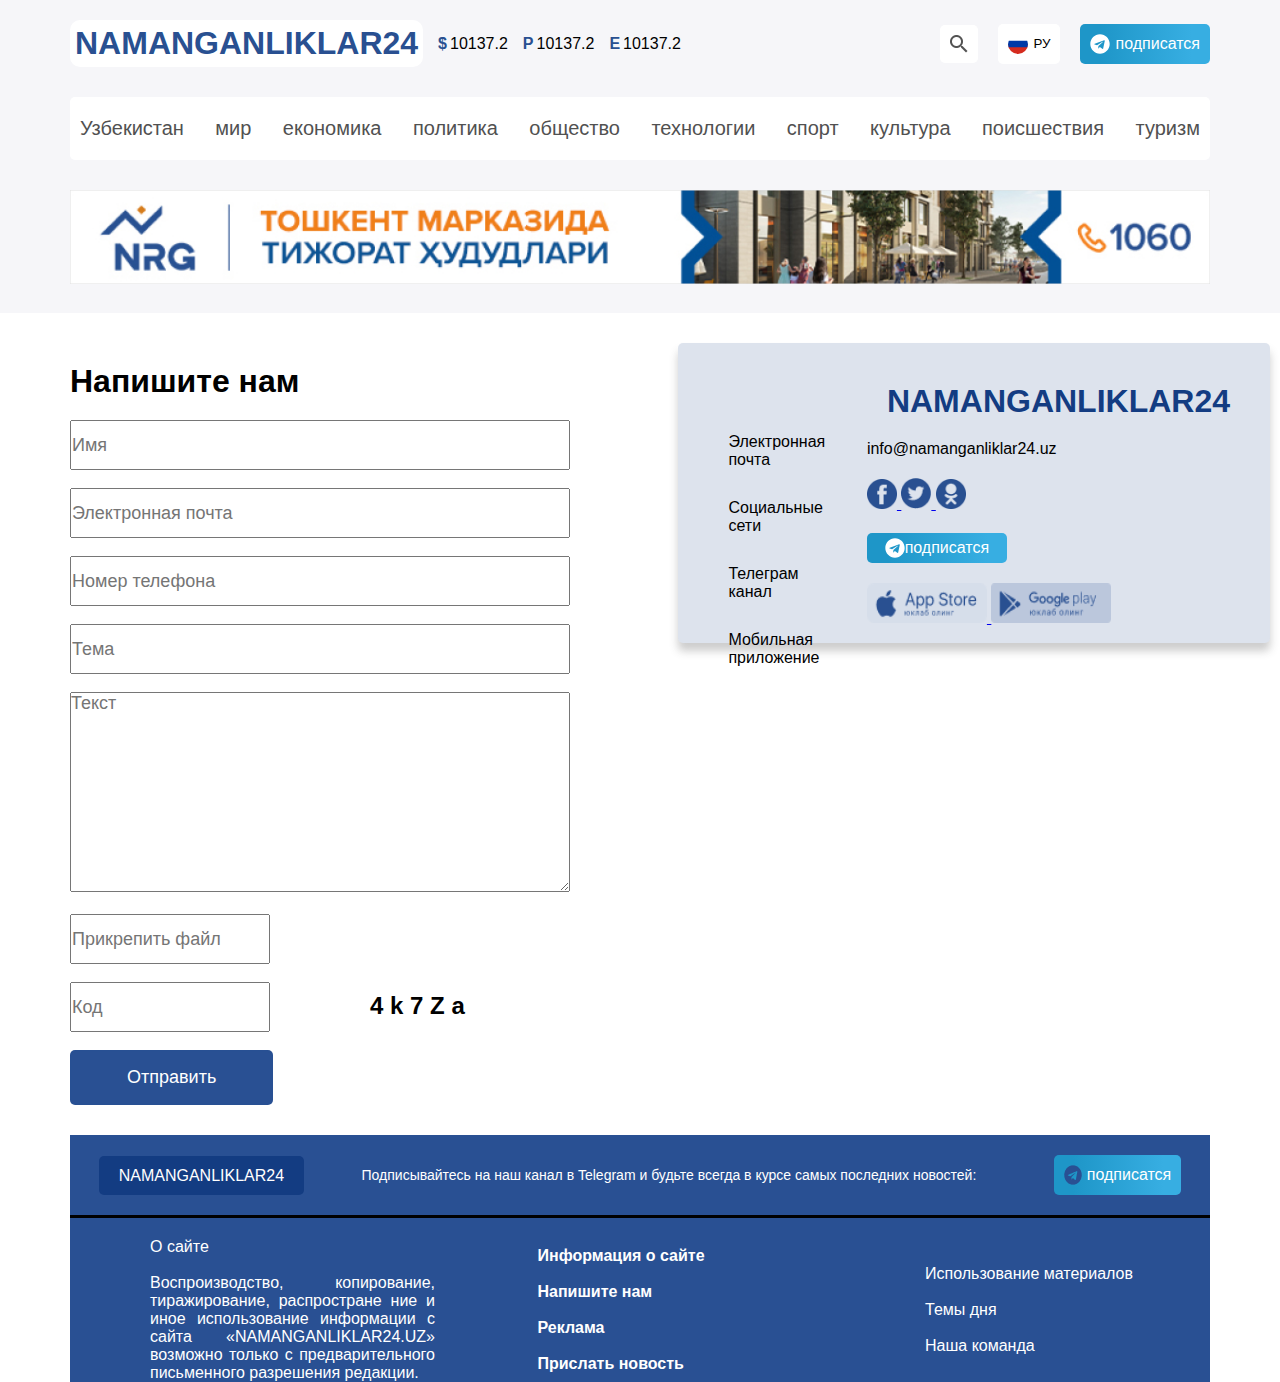
<file: index.html>
<!DOCTYPE html>
<html lang="en">

<head>
    <meta charset="UTF-8">
    <meta http-equiv="X-UA-Compatible" content="IE=edge">
    <meta name="viewport" content="width=device-width, initial-scale=1.0">
    <title>namanganliklar24</title>
    <link rel="stylesheet" href="./style.css">
</head>

<body>
    <header class="header">
        <div class="container">
            <a href="#" class="header-brand">
                <h1 class="header-title">
                    namanganliklar24
                </h1>
            </a>
            <ul class="currency-list">
                <li class="currency-item">
                    <strong class="currency-symbol">
                        $
                    </strong>
                    <p class="currency-value">
                        10137.2
                    </p>
                </li>
                <li class="currency-item">
                    <strong class="currency-symbol">
                        P
                    </strong>
                    <p class="currency-value">
                        10137.2
                    </p>
                </li>
                <li class="currency-item">
                    <strong class="currency-symbol">
                        E
                    </strong>
                    <p class="currency-value">
                        10137.2
                    </p>
                </li>
            </ul>
            <button class="header-search">
                <img src="./img/magnifier.png" alt="search">
            </button>
            <button class="header-language">
                <img src="./img/Group (1).svg" alt="flag" class="header-language-flag">
                <p>РУ</p>
            </button>
            <a href="https://t.me/AZER1001AZER" class="header-social-link">
                <img src="./img/telegram-icon.svg" alt="telegram" class="header-social-icon">
                <p class="header-social-text">
                    подписатся
                </p>
            </a>
        </div>

        <div class="navbar">
            <div class="container">
                <ul class="nav-list">
                    <li class="nav-item">
                        <a class="nav-link" href="#">Узбекистан</a>
                    </li>
                    <li class="nav-item">
                        <a class="nav-link" href="#">мир</a>
                    </li>
                    <li class="nav-item">
                        <a class="nav-link" href="#">економика</a>
                    </li>
                    <li class="nav-item">
                        <a class="nav-link" href="#">политика</a>
                    </li>
                    <li class="nav-item">
                        <a class="nav-link" href="#">общество</a>
                    </li>
                    <li class="nav-item">
                        <a class="nav-link" href="#">технологии</a>
                    </li>
                    <li class="nav-item">
                        <a class="nav-link" href="#">спорт</a>
                    </li>
                    <li class="nav-item">
                        <a class="nav-link" href="#">культура</a>
                    </li>
                    <li class="nav-item">
                        <a class="nav-link" href="#">поисшествия</a>
                    </li>
                    <li class="nav-item">
                        <a class="nav-link" href="#">туризм</a>
                    </li>
                </ul>
            </div>
        </div>

        <div class="imge-list">
            <div class="container">
                <a href="#">
                    <img class="image" src="./img/ads.jpg" alt="ads">
                </a>
            </div>
        </div>

        <section>
            <div class="container">
                <div class="Sign-up ">
                    <div class="form">
                        <h1 class="sign-up-titel">Напишите нам</h1>
                        <form action="/action_page.php">
                            <input class="form-action" type="text" id="fname" name="fname" placeholder="Имя">
                            <br>
                            <br>
                            <input class="form-action" type="email" id="lname" name="lname"
                                placeholder="Электронная почта">
                            <br>
                            <br>
                            <input class="form-action" type="number" id="lname" name="lname"
                                placeholder="Номер телефона">
                            <br>
                            <br>
                            <input class="form-action" type="text" id="lname" name="lname" placeholder="Тема">
                            <br>
                            <br>
                            <textarea class="form-action-textare" name="message" placeholder="Текст"
                                style="width:500px; height:200px;"></textarea>
                            <br>
                            <br>
                            <input class="form-action-send" type="text" id="lname" name="lname"
                                placeholder="Прикрепить файл">
                            <br>
                            <br>
                            <input class="form-action-send" type="text" id="lname" name="lname" placeholder="Код">
                            <h2 class="action-send-cod">4 k 7 Z a</h2>
                            <input class="form-submit" type="button" value="Отправить">
                        </form>
                    </div>
                    <div class="aaa">
                        <div class="subscribe">
                            <div class="subscribe-left">
                                <p class="subscribe-titel">Электронная почта</p>
                                <p class="subscribe-titel">Социальные сети</p>
                                <p class="subscribe-titel">Телеграм канал</p>
                                <p class="subscribe-titel">Мобильная приложение</p>
                            </div>
                            <div class="subscribe-right">
                                <h1 class="we">NAMANGANLIKLAR24</h1>
                                <p>info@namanganliklar24.uz</p>
                                <div class="subscribe-link-icon">
                                    <a class="subscribe-link" href="#">
                                        <img class="subscribe-icon" src="./img/Vector (3).png" alt="telegram">
                                    </a>
                                    <a class="subscribe-link" href="#">
                                        <img class="subscribe-icon" src="./img/Vector (4).png" alt="facebook">
                                    </a>
                                    <a class="subscribe-link" href="#">
                                        <img class="subscribe-icon" src="./img/Vector (5).png" alt="twitter">
                                    </a><br>
                                </div>
                                <a href="#" class="social-link">
                                    <img src="./img/telegram-icon.svg" alt="telegram" class="social-icon">
                                    <p class="social-text">
                                        подписатся
                                    </p>
                                </a>
                                <div class="applications-icon">
                                    <a class="applications-link" href="#">
                                        <img class="applications-img" src="./img/appleStore-w 1.png" alt="appleStore-w">
                                    </a>
                                    <a class="applications-link" href="#">
                                        <img class="applications-img" src="./img/googlePlay-w 1.png" alt="googlePlay-w">
                                    </a>
                                </div>
                            </div>
                        </div>
                    </div>
                </div>
            </div>
        </section>
        <div class="container">
            <div class="footer">
                <div class="footer-footer">
                    <a class="footer-link" href="#">NAMANGANLIKLAR24</a>
                    <p class="footer-link2">Подписывайтесь на наш канал в Telegram и будьте всегда в курсе самых
                        последних новостей:</p>
                    <a href="https://t.me/AZER1001AZER" class="header-social-link">
                        <img src="./img/Vector (2).png" alt="telegram" class="header-social-icon">
                        <p class="header-social-text">
                            подписатся
                        </p>
                    </a>
                </div>
                <div class="footer-main">
                    <ul class="footer-main-list">
                        <li class="footer-main-item">
                            <a class="footer-main-link" href="#">
                                О сайте <br> <br> Воспроизводство, копирование, тиражирование, распростране ние и иное
                                использование информации с сайта «NAMANGANLIKLAR24.UZ» возможно только с
                                предварительного письменного разрешения редакции.
                            </a>
                        </li>
                        <li class="footer-main-item , menu-we">
                            <a class="footer-main-link" href="../seaction2/index.html">
                                <h4>Информация о сайте</h4> 
                            </a>
                            <a class="footer-main-link" href="../seaction4/index.html">
                                <h4>Напишите нам</h4> 
                            </a>
                            <a class="footer-main-link" href="../seaction1/index.html">
                                <h4>Реклама</h4>
                            </a>
                            <a class="footer-main-link" href="../seaction3/index.html">
                                <h4>Прислать новость</h4>
                            </a>
                        </li>
                        <li class="footer-main-item">
                            <a class="footer-main-link" href="#">
                                Использование материалов <br> <br> Темы дня <br> <br> Наша команда
                            </a>
                        </li>
                    </ul>
                </div>
            </div>
        </div>

</body>

</html>
</file>
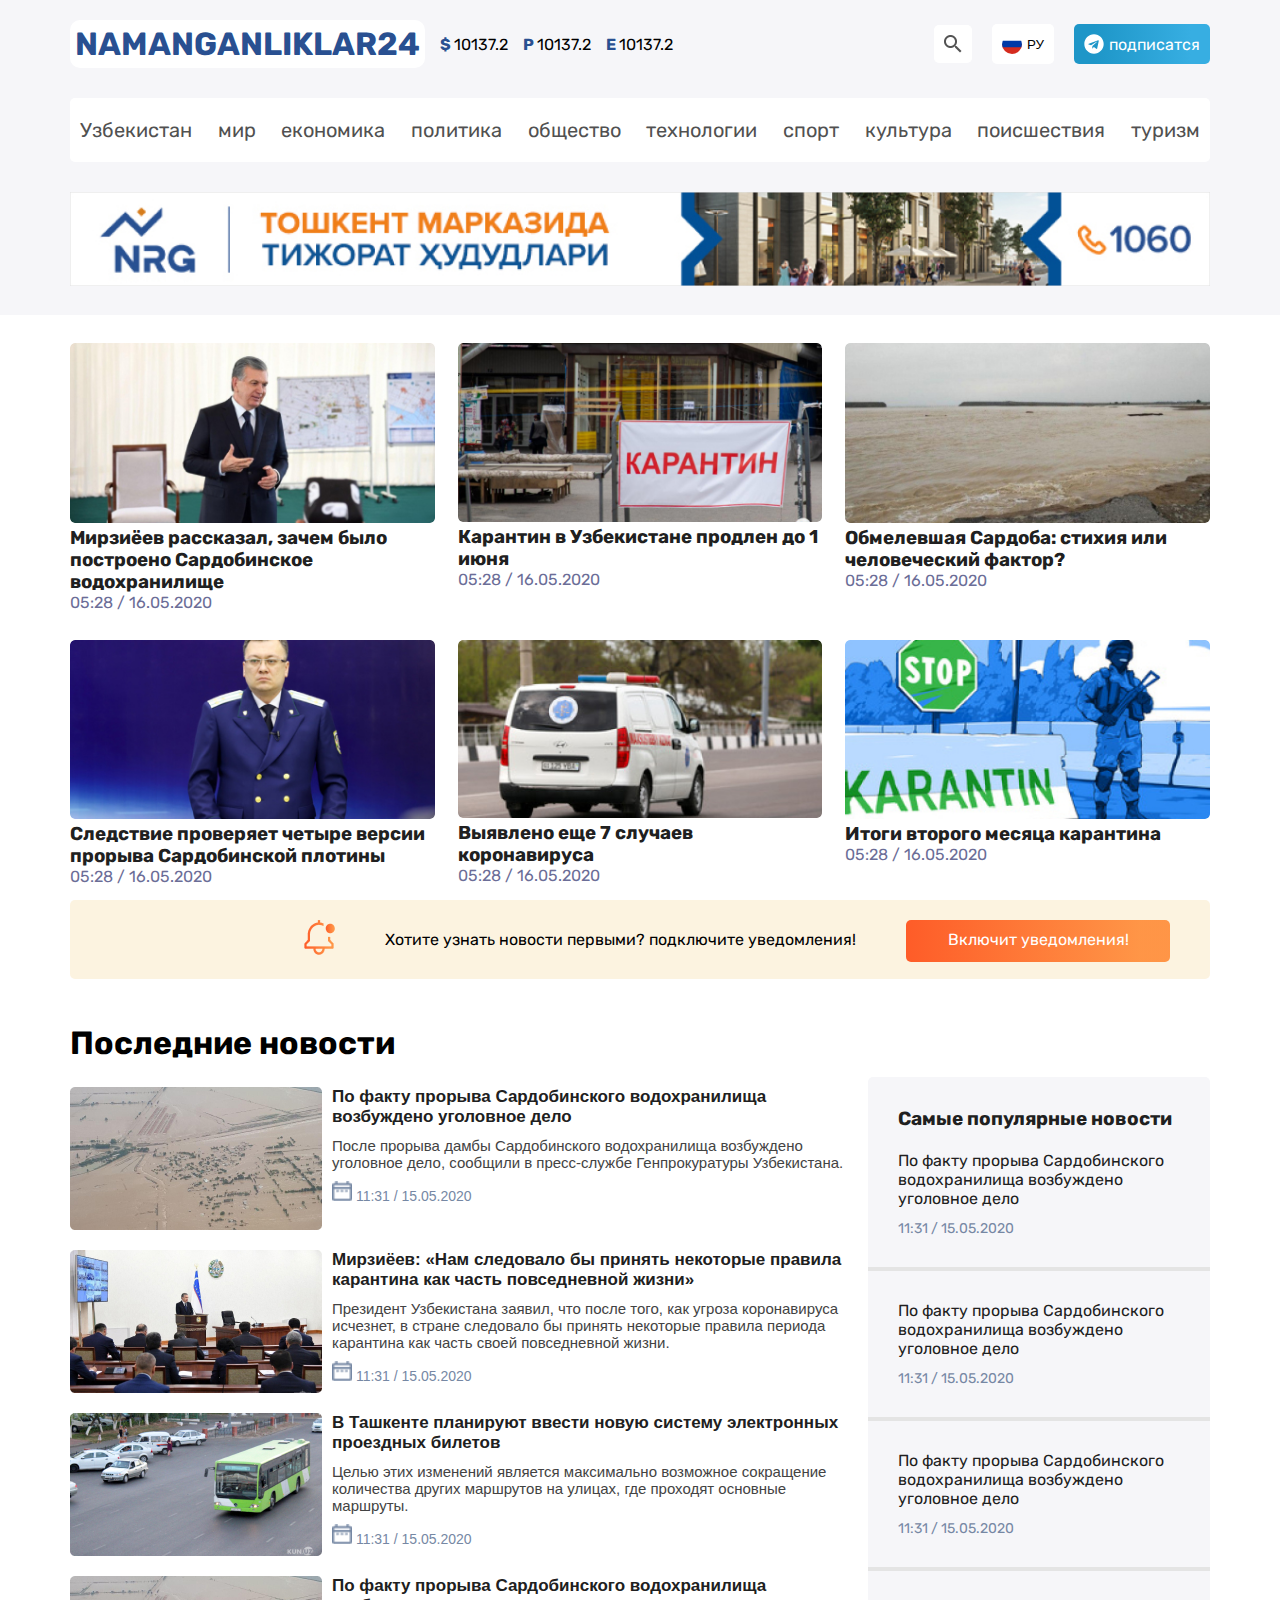
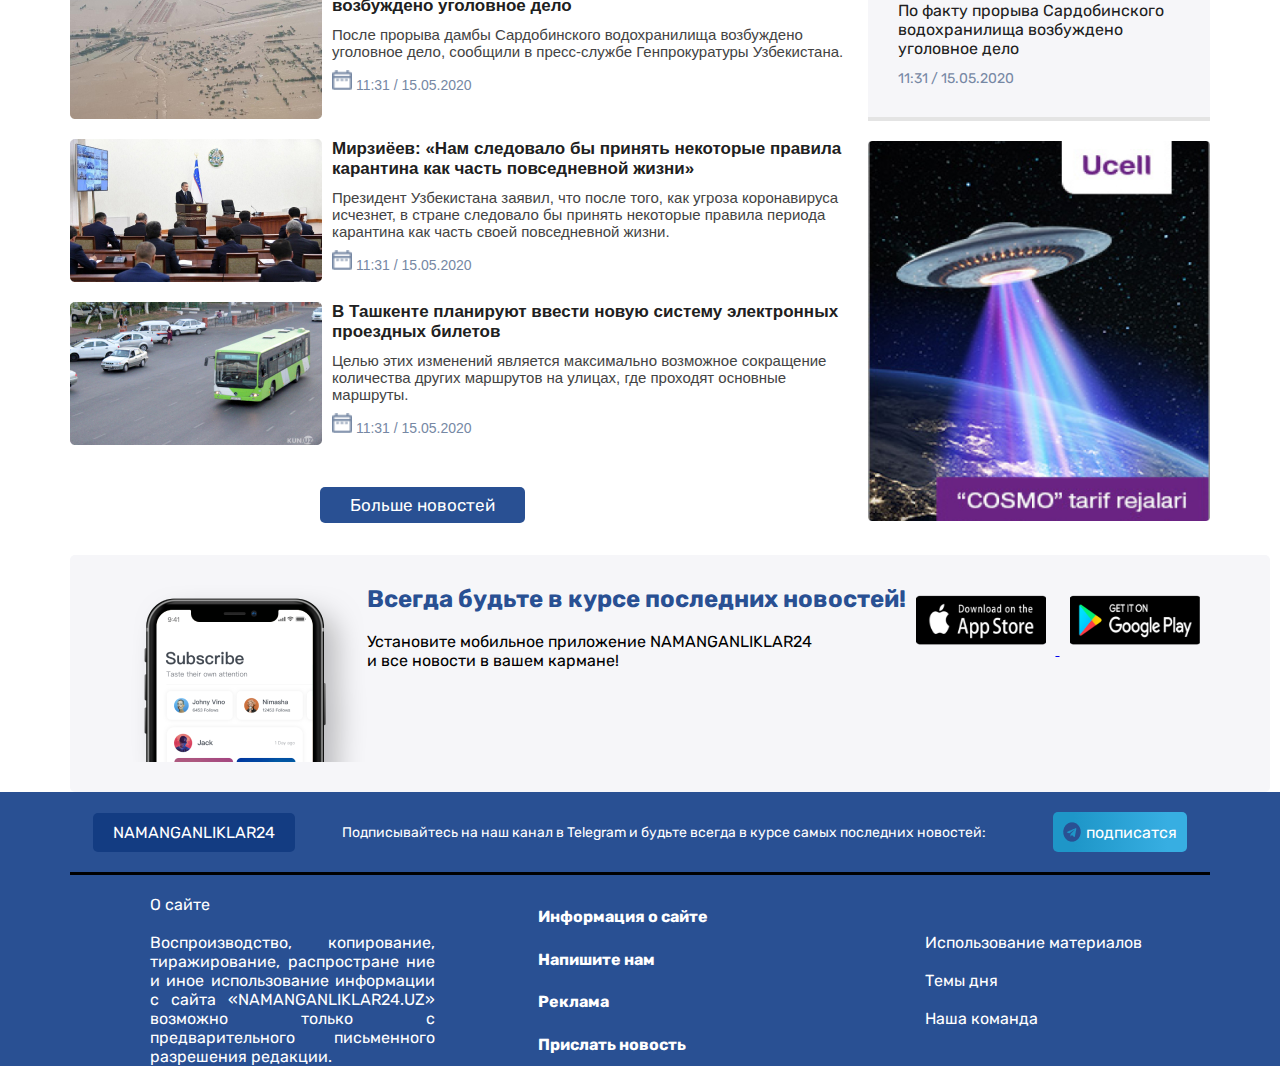
<file: seaction1/index.html>
<!DOCTYPE html>
<html lang="en">

<head>
    <meta charset="UTF-8">
    <meta http-equiv="X-UA-Compatible" content="IE=edge">
    <meta name="viewport" content="width=device-width, initial-scale=1.0">
    <title>namanganliklar24</title>
    <link rel="preconnect" href="https://fonts.googleapis.com">
    <link rel="preconnect" href="https://fonts.gstatic.com" crossorigin>
    <link
        href="https://fonts.googleapis.com/css2?family=Rubik:ital,wght@0,300;0,400;0,500;0,600;0,700;0,800;0,900;1,300;1,400;1,500;1,600;1,700;1,800;1,900&display=swap"
        rel="stylesheet">
    <link rel="stylesheet" href="./style.css">
</head>

<body>
    <header class="header">
        <div class="container">
            <a href="#" class="header-brand">
                <h1 class="header-title">
                    namanganliklar24
                </h1>
            </a>
            <ul class="currency-list">
                <li class="currency-item">
                    <strong class="currency-symbol">
                        $
                    </strong>
                    <p class="currency-value">
                        10137.2
                    </p>
                </li>
                <li class="currency-item">
                    <strong class="currency-symbol">
                        P
                    </strong>
                    <p class="currency-value">
                        10137.2
                    </p>
                </li>
                <li class="currency-item">
                    <strong class="currency-symbol">
                        E
                    </strong>
                    <p class="currency-value">
                        10137.2
                    </p>
                </li>
            </ul>
            <button class="header-search">
                <img src="./img/magnifier.png" alt="search">
            </button>
            <button class="header-language">
                <img src="./img/Group (1).svg" alt="flag" class="header-language-flag">
                <p>РУ</p>
            </button>
            <a href="https://t.me/AZER1001AZER" class="header-social-link">
                <img src="./img/telegram-icon.svg" alt="telegram" class="header-social-icon">
                <p class="header-social-text">
                    подписатся
                </p>
            </a>
        </div>

        <div class="navbar">
            <div class="container">
                <ul class="nav-list">
                    <li class="nav-item">
                        <a class="nav-link" href="#">Узбекистан</a>
                    </li>
                    <li class="nav-item">
                        <a class="nav-link" href="#">мир</a>
                    </li>
                    <li class="nav-item">
                        <a class="nav-link" href="#">економика</a>
                    </li>
                    <li class="nav-item">
                        <a class="nav-link" href="#">политика</a>
                    </li>
                    <li class="nav-item">
                        <a class="nav-link" href="#">общество</a>
                    </li>
                    <li class="nav-item">
                        <a class="nav-link" href="#">технологии</a>
                    </li>
                    <li class="nav-item">
                        <a class="nav-link" href="#">спорт</a>
                    </li>
                    <li class="nav-item">
                        <a class="nav-link" href="#">культура</a>
                    </li>
                    <li class="nav-item">
                        <a class="nav-link" href="#">поисшествия</a>
                    </li>
                    <li class="nav-item">
                        <a class="nav-link" href="#">туризм</a>
                    </li>
                </ul>
            </div>
        </div>

        <div class="imge-list">
            <div class="container">
                <a href="#">
                    <img class="image" src="./img/ads.jpg" alt="ads">
                </a>
            </div>
        </div>

        <div class="news">
            <div class="container">
                <ol class="news-list">
                    <li class="news-item">
                        <a class="news-link" href="#">
                            <img class="news-image" src="./img/president.jpg" alt="president">
                            <h3 class="news-title">Мирзиёев рассказал, зачем было построено Сардобинское водохранилище
                            </h3>
                            <time class="news-date">05:28 / 16.05.2020</time>
                        </a>
                    </li>
                    <li class="news-item">
                        <a class="news-link" href="#">
                            <img class="news-image" src="./img/carantin-stop.jpg" alt="carantin-stop">
                            <h3 class="news-title">Карантин в Узбекистане продлен до 1 июня</h3>
                            <time class="news-date">05:28 / 16.05.2020</time>
                        </a>
                    </li>
                    <li class="news-item">
                        <a class="news-link" href="#">
                            <img class="news-image" src="./img/sea.jpg" alt="sea">
                            <h3 class="news-title">Обмелевшая Сардоба: стихия или человеческий фактор?</h3>
                            <time class="news-date">05:28 / 16.05.2020</time>
                        </a>
                    </li>
                    <li class="news-item">
                        <a class="news-link" href="#">
                            <img class="news-image" src="./img/angry-man.jpg" alt="angry-man">
                            <h3 class="news-title">Следствие проверяет четыре версии прорыва Сардобинской плотины</h3>
                            <time class="news-date">05:28 / 16.05.2020</time>
                        </a>
                    </li>
                    <li class="news-item">
                        <a class="news-link" href="#">
                            <img class="news-image" src="./img/hospital-car.jpg" alt="hospital-car">
                            <h3 class="news-title">Выявлено еще 7 случаев коронавируса</h3>
                            <time class="news-date">05:28 / 16.05.2020</time>
                        </a>
                    </li>
                    <li class="news-item">
                        <a class="news-link" href="#">
                            <img class="news-image" src="./img/soldier.jpg" alt="president">
                            <h3 class="news-title">Итоги второго месяца карантина</h3>
                            <time class="news-date">05:28 / 16.05.2020</time>
                        </a>
                    </li>
                </ol>
            </div>
        </div>
    </header>
    <div class="viewnews">
        <div class="container">
            <ul class="view-list">
                <li class="view-item">
                    <img class="view-img" src="./img/carbon_notification-new.png" alt="carbon">
                </li>
                <li>
                    <p class="view-titel">Хотите узнать новости первыми? подключите уведомления!</p>
                </li>
                <li>
                    <a class="view-link" href="#">
                        Включит уведомления!
                    </a>
                </li>
            </ul>
        </div>
    </div>
    <div class="container">
        <h1 class="newss-titel">Последние новости</h1>
        <div class="big-main">
            <div class="main-news">
                <ol class="main-list">
                    <li class="main-item">
                        <a class="main-link" href="#">
                            <img class="main-img" src="./img/sardoba.jpg" alt="sardoba">
                            <div class="main-box">
                                <h4 class="main-titel">По факту прорыва Сардобинского водохранилища возбуждено уголовное
                                    дело</h4>
                                <p class="main-text">
                                    После прорыва дамбы Сардобинского водохранилища возбуждено уголовное дело, сообщили
                                    в пресс-службе Генпрокуратуры Узбекистана.
                                </p>
                                <time class="main-time">
                                    <img class="main-vector-img" src="./img/Vector (1).png" alt="Vector">
                                    11:31 / 15.05.2020
                                </time>
                            </div>
                        </a>
                    </li>
                    <li class="main-item">
                        <a class="main-link" href="#">
                            <img class="main-img" src="./img/president-standing.jpg" alt="president-standing">
                            <div class="main-box">
                                <h4 class="main-titel">Мирзиёев: «Нам следовало бы принять некоторые правила карантина
                                    как часть повседневной жизни»</h4>
                                <p class="main-text">
                                    Президент Узбекистана заявил, что после того, как угроза коронавируса исчезнет, в
                                    стране следовало бы принять некоторые правила периода карантина как часть своей
                                    повседневной жизни.
                                </p>
                                <time class="main-time">
                                    <img class="main-vector-img" src="./img/Vector (1).png" alt="Vector">
                                    11:31 / 15.05.2020
                                </time>
                            </div>
                        </a>
                    </li>
                    <li class="main-item">
                        <a class="main-link" href="#">
                            <img class="main-img" src="./img/bus.jpg" alt="bus">
                            <div class="main-box">
                                <h4 class="main-titel">В Ташкенте планируют ввести новую систему электронных проездных
                                    билетов</h4>
                                <p class="main-text">
                                    Целью этих изменений является максимально возможное сокращение количества других
                                    маршрутов на улицах, где проходят основные маршруты.
                                </p>
                                <time class="main-time">
                                    <img class="main-vector-img" src="./img/Vector (1).png" alt="Vector">
                                    11:31 / 15.05.2020
                                </time>
                            </div>
                        </a>
                    </li>
                    <li class="main-item">
                        <a class="main-link" href="#">
                            <img class="main-img" src="./img/sardoba.jpg" alt="sardoba">
                            <div class="main-box">
                                <h4 class="main-titel">По факту прорыва Сардобинского водохранилища возбуждено уголовное
                                    дело</h4>
                                <p class="main-text">
                                    После прорыва дамбы Сардобинского водохранилища возбуждено уголовное дело, сообщили
                                    в пресс-службе Генпрокуратуры Узбекистана.
                                </p>
                                <time class="main-time">
                                    <img class="main-vector-img" src="./img/Vector (1).png" alt="Vector">
                                    11:31 / 15.05.2020
                                </time>
                            </div>
                        </a>
                    </li>
                    <li class="main-item">
                        <a class="main-link" href="#">
                            <img class="main-img" src="./img/president-standing.jpg" alt="president-standing">
                            <div class="main-box">
                                <h4 class="main-titel">Мирзиёев: «Нам следовало бы принять некоторые правила карантина
                                    как часть повседневной жизни»</h4>
                                <p class="main-text">
                                    Президент Узбекистана заявил, что после того, как угроза коронавируса исчезнет, в
                                    стране следовало бы принять некоторые правила периода карантина как часть своей
                                    повседневной жизни.
                                </p>
                                <time class="main-time">
                                    <img class="main-vector-img" src="./img/Vector (1).png" alt="Vector">
                                    11:31 / 15.05.2020
                                </time>
                            </div>
                        </a>
                    </li>
                    <li class="main-item">
                        <a class="main-link" href="#">
                            <img class="main-img" src="./img/bus.jpg" alt="bus">
                            <div class="main-box">
                                <h4 class="main-titel">В Ташкенте планируют ввести новую систему электронных проездных
                                    билетов</h4>
                                <p class="main-text">
                                    Целью этих изменений является максимально возможное сокращение количества других
                                    маршрутов на улицах, где проходят основные маршруты.
                                </p>
                                <time class="main-time">
                                    <img class="main-vector-img" src="./img/Vector (1).png" alt="Vector">
                                    11:31 / 15.05.2020
                                </time>
                            </div>
                        </a>
                    </li>
                    <div class="main-bottom">
                        <a class="mainnn-link" href="#">Больше новостей</a>
                    </div>
                </ol>
            </div>
            <div class="main-right">
                <ol class="main-right-list">
                    <li class="main-right-item">
                        <h3 class="main-right-text">
                            Cамые популярные новости
                        </h3>
                        <p class="main-right-titel">
                            По факту прорыва Сардобинского водохранилища возбуждено уголовное дело
                        </p>
                        <time class="main-right-data">
                            11:31 / 15.05.2020
                        </time>
                    </li>
                    <li class="main-right-item">
                        <p class="main-right-titel">
                            По факту прорыва Сардобинского водохранилища возбуждено уголовное дело
                        </p>
                        <time class="main-right-data">
                            11:31 / 15.05.2020
                        </time>
                    </li>
                    <li class="main-right-item">
                        <p class="main-right-titel">
                            По факту прорыва Сардобинского водохранилища возбуждено уголовное дело
                        </p>
                        <time class="main-right-data">
                            11:31 / 15.05.2020
                        </time>
                    </li>
                    <li class="main-right-item">
                        <p class="main-right-titel">
                            По факту прорыва Сардобинского водохранилища возбуждено уголовное дело
                        </p>
                        <time class="main-right-data">
                            11:31 / 15.05.2020
                        </time>
                    </li>
                </ol>
                <img class="main-ucell" src="./img/ucell.jpg" alt="ucell">
            </div>
        </div>
    </div>
    <div class="container">
        <div class="main-footer">
            <div class="mainnnn-footer">
                <img class="main-footer-img" src="./img/tell.png" alt="tel">
                <div>
                    <h3 class="main-footer-text">Всегда будьте в курсе последних новостей!</h3><br>
                    <p class="main-footer-titel">
                        Установите мобильное приложение NAMANGANLIKLAR24 <br>
                        и все новости в вашем кармане!
                    </p>
                </div>
                <a href="#">
                    <img class="playmarket" src="./img/appstore 1.png" alt="appstore">
                    <img class="playmarket" src="./img/googleplay 1.png" alt="googleplay">
                </a>
            </div>
        </div>
    </div>
    <div class="footer">
        <div class="container">
            <div class="footer-footer">
                <a class="footer-link" href="#">NAMANGANLIKLAR24</a>
                <p class="footer-link2">Подписывайтесь на наш канал в Telegram и будьте всегда в курсе самых последних
                    новостей:</p>
                <a href="https://t.me/AZER1001AZER" class="header-social-link">
                    <img src="./img/Vector (2).png" alt="telegram" class="header-social-icon">
                    <p class="header-social-text">
                        подписатся
                    </p>
                </a>
            </div>
            <div class="footer-main">
                <ul class="footer-main-list">
                    <li class="footer-main-item">
                        <a class="footer-main-link" href="#">
                            О сайте <br> <br> Воспроизводство, копирование, тиражирование, распростране ние и иное
                            использование информации с сайта «NAMANGANLIKLAR24.UZ» возможно только с предварительного
                            письменного разрешения редакции.
                        </a>
                    </li>
                    <li class="footer-main-item , menu-we">
                        <a class="footer-main-link" href="../seaction2/index.html">
                            <h4>Информация о сайте</h4> 
                        </a>
                        <a class="footer-main-link" href="../seaction4/index.html">
                            <h4>Напишите нам</h4> 
                        </a>
                        <a class="footer-main-link" href="../seaction1/index.html">
                            <h4>Реклама</h4>
                        </a>
                        <a class="footer-main-link" href="../seaction3/index.html">
                            <h4>Прислать новость</h4>
                        </a>
                    </li>
                    <li class="footer-main-item">
                        <a class="footer-main-link" href="#">
                            Использование материалов <br> <br> Темы дня <br> <br> Наша команда
                        </a>
                    </li>
                </ul>
            </div>
        </div>
    </div>
</body>

</html>
</file>
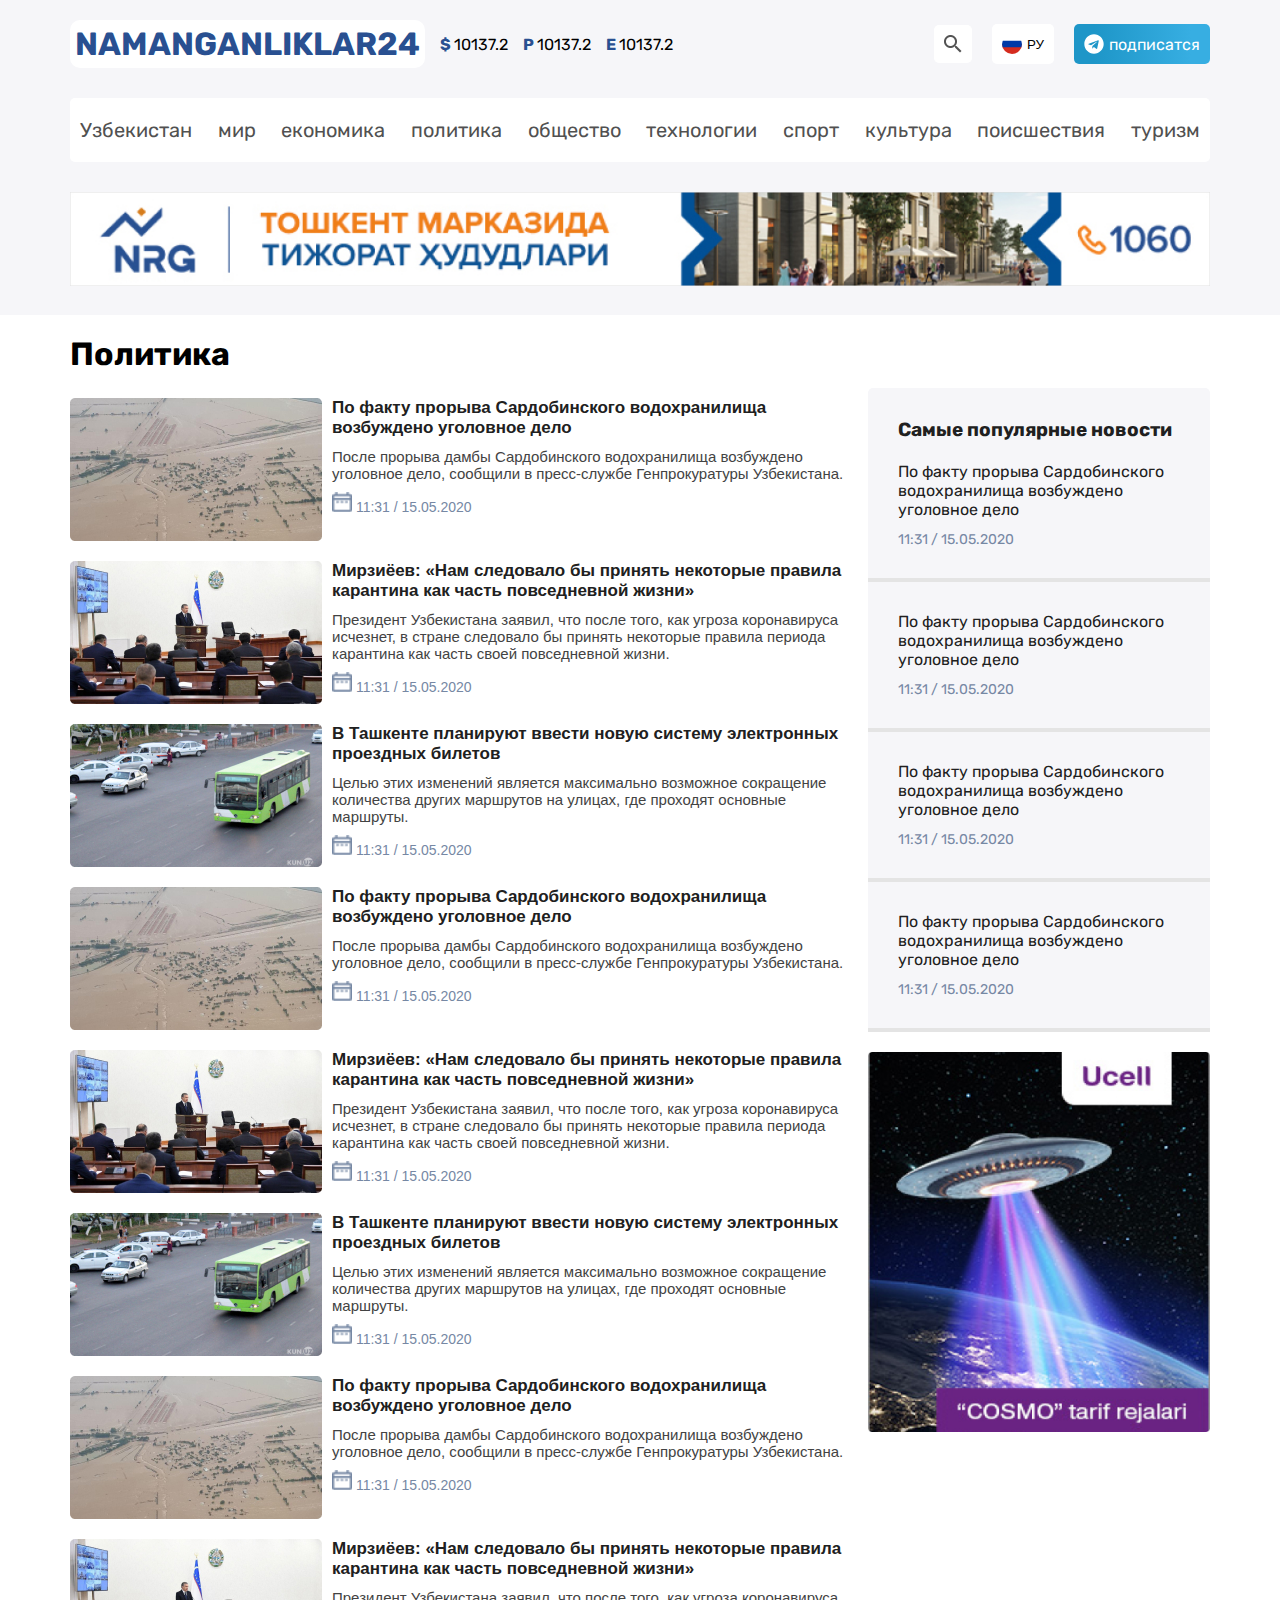
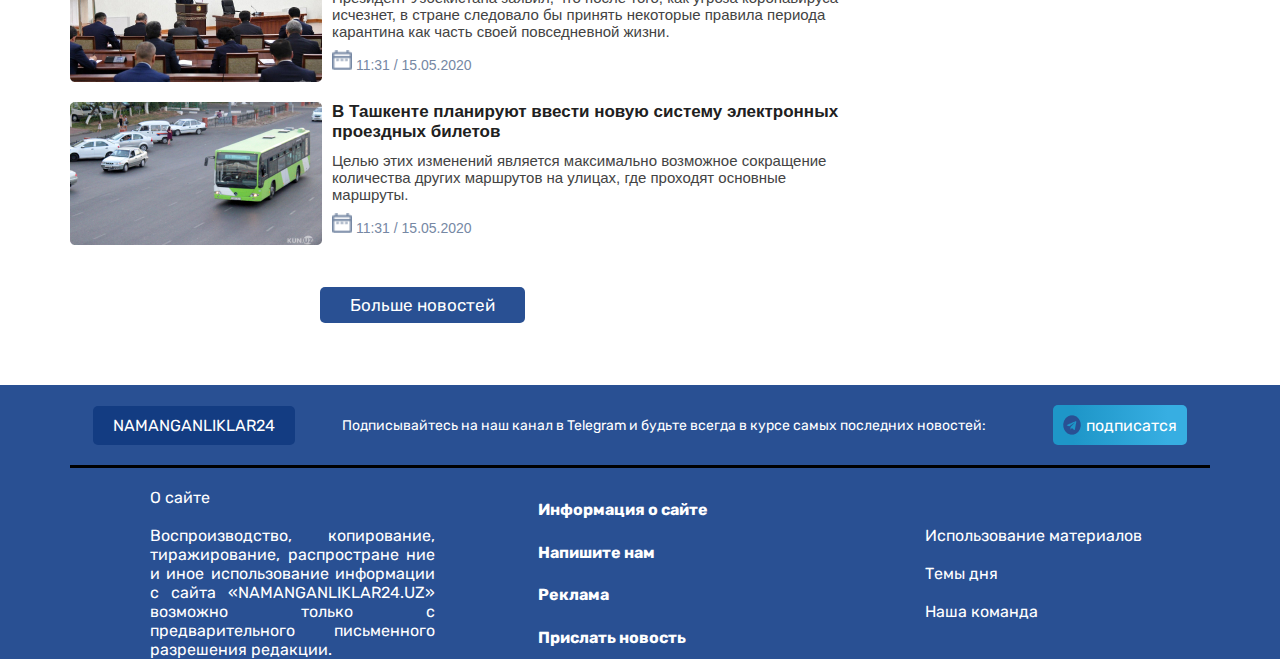
<file: seaction2/index.html>
<!DOCTYPE html>
<html lang="en">
<head>
    <meta charset="UTF-8">
    <meta http-equiv="X-UA-Compatible" content="IE=edge">
    <meta name="viewport" content="width=device-width, initial-scale=1.0">
    <title>namanganliklar24</title>
    <link rel="preconnect" href="https://fonts.googleapis.com">
    <link rel="preconnect" href="https://fonts.gstatic.com" crossorigin>
    <link href="https://fonts.googleapis.com/css2?family=Rubik:ital,wght@0,300;0,400;0,500;0,600;0,700;0,800;0,900;1,300;1,400;1,500;1,600;1,700;1,800;1,900&display=swap" rel="stylesheet">
    <link rel="stylesheet" href="./style.css">
</head>
<body>
    <header class="header">
        <div class="container">
            <a href="#" class="header-brand">
                <h1 class="header-title">
                    namanganliklar24
                </h1>
            </a>
            <ul class="currency-list"> 
                <li class="currency-item"> 
                    <strong class="currency-symbol">
                        $
                    </strong>
                    <p class="currency-value">
                        10137.2
                    </p>
                </li>
                <li class="currency-item"> 
                    <strong class="currency-symbol">
                        P
                    </strong>
                    <p class="currency-value">
                        10137.2
                    </p>
                </li>
                <li class="currency-item"> 
                    <strong class="currency-symbol">
                        E
                    </strong>
                    <p class="currency-value">
                        10137.2
                    </p>
                </li>
            </ul>
            <button class="header-search">
                <img src="./img/magnifier.png" alt="search">
            </button>
            <button class="header-language">
                <img src="./img/Group (1).svg"  alt="flag"  class="header-language-flag">
                <p>РУ</p>
            </button>
            <a href="https://t.me/AZER1001AZER" class="header-social-link">
                <img src="./img/telegram-icon.svg" alt="telegram" class="header-social-icon">
                <p class="header-social-text">
                    подписатся
                </p>
            </a>
        </div>

        <div class="navbar">
            <div class="container">
                <ul class="nav-list">
                    <li class="nav-item">
                        <a class="nav-link" href="#">Узбекистан</a>
                    </li>
                    <li class="nav-item">
                        <a class="nav-link" href="#">мир</a>
                    </li>
                    <li class="nav-item">
                        <a class="nav-link" href="#">економика</a>
                    </li>
                    <li class="nav-item">
                        <a class="nav-link" href="#">политика</a>
                    </li>
                    <li class="nav-item">
                        <a class="nav-link" href="#">общество</a>
                    </li>
                    <li class="nav-item">
                        <a class="nav-link" href="#">технологии</a>
                    </li>
                    <li class="nav-item">
                        <a class="nav-link" href="#">спорт</a>
                    </li>
                    <li class="nav-item">
                        <a class="nav-link" href="#">культура</a>
                    </li>
                    <li class="nav-item">
                        <a class="nav-link" href="#">поисшествия</a>
                    </li>
                    <li class="nav-item">
                        <a class="nav-link" href="#">туризм</a>
                    </li>
                </ul>
            </div>
        </div>

            <div class="imge-list">
               <div class="container">
                    <a href="#">
                        <img class="image" src="./img/ads.jpg" alt="ads">
                    </a>
               </div>
            </div>
        </header>
        <div class="viewnews">
            <div class="container">
                <h1 class="newss-titel">Политика</h1>
            <div class="big-main">    
                <div class="main-news">
                    <ol class="main-list">
                        <li class="main-item">
                            <a class="main-link" href="#">
                                <img class="main-img" src="./img/sardoba.jpg" alt="sardoba">
                                <div class="main-box">
                                    <h4 class="main-titel">По факту прорыва Сардобинского водохранилища возбуждено уголовное дело</h4>
                                    <p class="main-text">
                                        После прорыва дамбы Сардобинского водохранилища возбуждено уголовное дело, сообщили в пресс-службе Генпрокуратуры Узбекистана.
                                    </p>
                                    <time class="main-time">
                                        <img class="main-vector-img" src="./img/Vector (1).png" alt="Vector">
                                        11:31 / 15.05.2020
                                    </time>
                                </div>
                            </a>
                        </li>
                        <li class="main-item">
                            <a class="main-link" href="#">
                                <img class="main-img" src="./img/president-standing.jpg" alt="president-standing">
                                <div class="main-box">
                                    <h4 class="main-titel">Мирзиёев: «Нам следовало бы принять некоторые правила карантина как часть повседневной жизни»</h4>
                                    <p class="main-text">
                                        Президент Узбекистана заявил, что после того, как угроза коронавируса исчезнет, в стране следовало бы принять некоторые правила периода карантина как часть своей повседневной жизни.
                                    </p>
                                    <time class="main-time">
                                        <img class="main-vector-img" src="./img/Vector (1).png" alt="Vector">
                                        11:31 / 15.05.2020
                                    </time>
                                </div>
                            </a>
                        </li>
                        <li class="main-item">
                            <a class="main-link" href="#">
                                <img class="main-img" src="./img/bus.jpg" alt="bus">
                                <div class="main-box">
                                    <h4 class="main-titel">В Ташкенте планируют ввести новую систему электронных проездных билетов</h4>                               
                                    <p class="main-text">
                                        Целью этих изменений является максимально возможное сокращение количества других маршрутов на улицах, где проходят основные маршруты.
                                    </p>
                                    <time class="main-time">
                                        <img class="main-vector-img" src="./img/Vector (1).png" alt="Vector">
                                        11:31 / 15.05.2020
                                    </time>
                                </div>
                            </a>
                        </li>
                        <li class="main-item">
                            <a class="main-link" href="#">
                                <img class="main-img" src="./img/sardoba.jpg" alt="sardoba">
                                <div class="main-box">
                                    <h4 class="main-titel">По факту прорыва Сардобинского водохранилища возбуждено уголовное дело</h4>
                                    <p class="main-text">
                                        После прорыва дамбы Сардобинского водохранилища возбуждено уголовное дело, сообщили в пресс-службе Генпрокуратуры Узбекистана.
                                    </p>
                                    <time class="main-time">
                                        <img class="main-vector-img" src="./img/Vector (1).png" alt="Vector">
                                        11:31 / 15.05.2020
                                    </time>
                                </div>
                            </a>
                        </li>
                        <li class="main-item">
                            <a class="main-link" href="#">
                                <img class="main-img" src="./img/president-standing.jpg" alt="president-standing">
                                <div class="main-box">
                                    <h4 class="main-titel">Мирзиёев: «Нам следовало бы принять некоторые правила карантина как часть повседневной жизни»</h4>
                                    <p class="main-text">
                                        Президент Узбекистана заявил, что после того, как угроза коронавируса исчезнет, в стране следовало бы принять некоторые правила периода карантина как часть своей повседневной жизни.
                                    </p>
                                    <time class="main-time">
                                        <img class="main-vector-img" src="./img/Vector (1).png" alt="Vector">
                                        11:31 / 15.05.2020
                                    </time>
                                </div>
                            </a>
                        </li>
                        <li class="main-item">
                            <a class="main-link" href="#">
                                <img class="main-img" src="./img/bus.jpg" alt="bus">
                                <div class="main-box">
                                    <h4 class="main-titel">В Ташкенте планируют ввести новую систему электронных проездных билетов</h4>                               
                                    <p class="main-text">
                                        Целью этих изменений является максимально возможное сокращение количества других маршрутов на улицах, где проходят основные маршруты.
                                    </p>
                                    <time class="main-time">
                                        <img class="main-vector-img" src="./img/Vector (1).png" alt="Vector">
                                        11:31 / 15.05.2020
                                    </time>
                                </div>
                            </a>
                        </li>
                        <li class="main-item">
                            <a class="main-link" href="#">
                                <img class="main-img" src="./img/sardoba.jpg" alt="sardoba">
                                <div class="main-box">
                                    <h4 class="main-titel">По факту прорыва Сардобинского водохранилища возбуждено уголовное дело</h4>
                                    <p class="main-text">
                                        После прорыва дамбы Сардобинского водохранилища возбуждено уголовное дело, сообщили в пресс-службе Генпрокуратуры Узбекистана.
                                    </p>
                                    <time class="main-time">
                                        <img class="main-vector-img" src="./img/Vector (1).png" alt="Vector">
                                        11:31 / 15.05.2020
                                    </time>
                                </div>
                            </a>
                        </li>
                        <li class="main-item">
                            <a class="main-link" href="#">
                                <img class="main-img" src="./img/president-standing.jpg" alt="president-standing">
                                <div class="main-box">
                                    <h4 class="main-titel">Мирзиёев: «Нам следовало бы принять некоторые правила карантина как часть повседневной жизни»</h4>
                                    <p class="main-text">
                                        Президент Узбекистана заявил, что после того, как угроза коронавируса исчезнет, в стране следовало бы принять некоторые правила периода карантина как часть своей повседневной жизни.
                                    </p>
                                    <time class="main-time">
                                        <img class="main-vector-img" src="./img/Vector (1).png" alt="Vector">
                                        11:31 / 15.05.2020
                                    </time>
                                </div>
                            </a>
                        </li>
                        <li class="main-item">
                            <a class="main-link" href="#">
                                <img class="main-img" src="./img/bus.jpg" alt="bus">
                                <div class="main-box">
                                    <h4 class="main-titel">В Ташкенте планируют ввести новую систему электронных проездных билетов</h4>                               
                                    <p class="main-text">
                                        Целью этих изменений является максимально возможное сокращение количества других маршрутов на улицах, где проходят основные маршруты.
                                    </p>
                                    <time class="main-time">
                                        <img class="main-vector-img" src="./img/Vector (1).png" alt="Vector">
                                        11:31 / 15.05.2020
                                    </time>
                                </div>
                            </a>
                        </li>
                        <div class="main-bottom">
                            <a class="mainnn-link" href="#">Больше новостей</a>
                        </div>
                    </ol>
                </div>
                <div class="main-right">
                    <ol class="main-right-list">
                        <li class="main-right-item">
                            <h3 class="main-right-text">
                                Cамые популярные новости
                            </h3>
                            <p class="main-right-titel">
                                По факту прорыва Сардобинского водохранилища возбуждено уголовное дело
                            </p>
                            <time class="main-right-data">
                                11:31 / 15.05.2020
                            </time>
                        </li>
                        <li class="main-right-item">
                            <p class="main-right-titel">
                                По факту прорыва Сардобинского водохранилища возбуждено уголовное дело
                            </p>
                            <time class="main-right-data">
                                11:31 / 15.05.2020
                            </time>
                        </li>
                        <li class="main-right-item">
                            <p class="main-right-titel">
                                По факту прорыва Сардобинского водохранилища возбуждено уголовное дело
                            </p>
                            <time class="main-right-data">
                                11:31 / 15.05.2020
                            </time>
                        </li>
                        <li class="main-right-item">
                            <p class="main-right-titel">
                                По факту прорыва Сардобинского водохранилища возбуждено уголовное дело
                            </p>
                            <time class="main-right-data">
                                11:31 / 15.05.2020
                            </time>
                        </li>
                    </ol>
                    <img class="main-ucell" src="./img/ucell.jpg" alt="ucell">
                </div>
            </div>
        </div>
    </div>
        
        <div class="footer">
            <div class="container">
                <div class="footer-footer">
                    <a class="footer-link" href="#">NAMANGANLIKLAR24</a>
                        <p class="footer-link2">Подписывайтесь на наш канал в Telegram и будьте всегда в курсе самых последних новостей:</p>
                        <a href="https://t.me/AZER1001AZER" class="header-social-link">
                        <img src="./img/Vector (2).png" alt="telegram" class="header-social-icon">
                        <p class="header-social-text">
                            подписатся
                        </p>
                    </a>
                </div>
                <div class="footer-main">
                    <ul class="footer-main-list">
                        <li class="footer-main-item">
                            <a class="footer-main-link" href="#">
                                О сайте <br> <br> Воспроизводство, копирование, тиражирование, распростране ние и иное использование информации с сайта «NAMANGANLIKLAR24.UZ» возможно только с предварительного письменного разрешения редакции.
                            </a>
                        </li>
                        <li class="footer-main-item , menu-we">
                            <a class="footer-main-link" href="../seaction2/index.html">
                                <h4>Информация о сайте</h4> 
                            </a>
                            <a class="footer-main-link" href="../seaction4/index.html">
                                <h4>Напишите нам</h4> 
                            </a>
                            <a class="footer-main-link" href="../seaction1/index.html">
                                <h4>Реклама</h4>
                            </a>
                            <a class="footer-main-link" href="../seaction3/index.html">
                                <h4>Прислать новость</h4>
                            </a>
                        </li>
                        <li class="footer-main-item">
                            <a class="footer-main-link" href="#">
                                Использование материалов     <br> <br>   Темы дня    <br> <br>     Наша команда
                            </a>
                        </li>
                    </ul>
                </div>
            </div>
        </div>
</body>
</html>
</file>
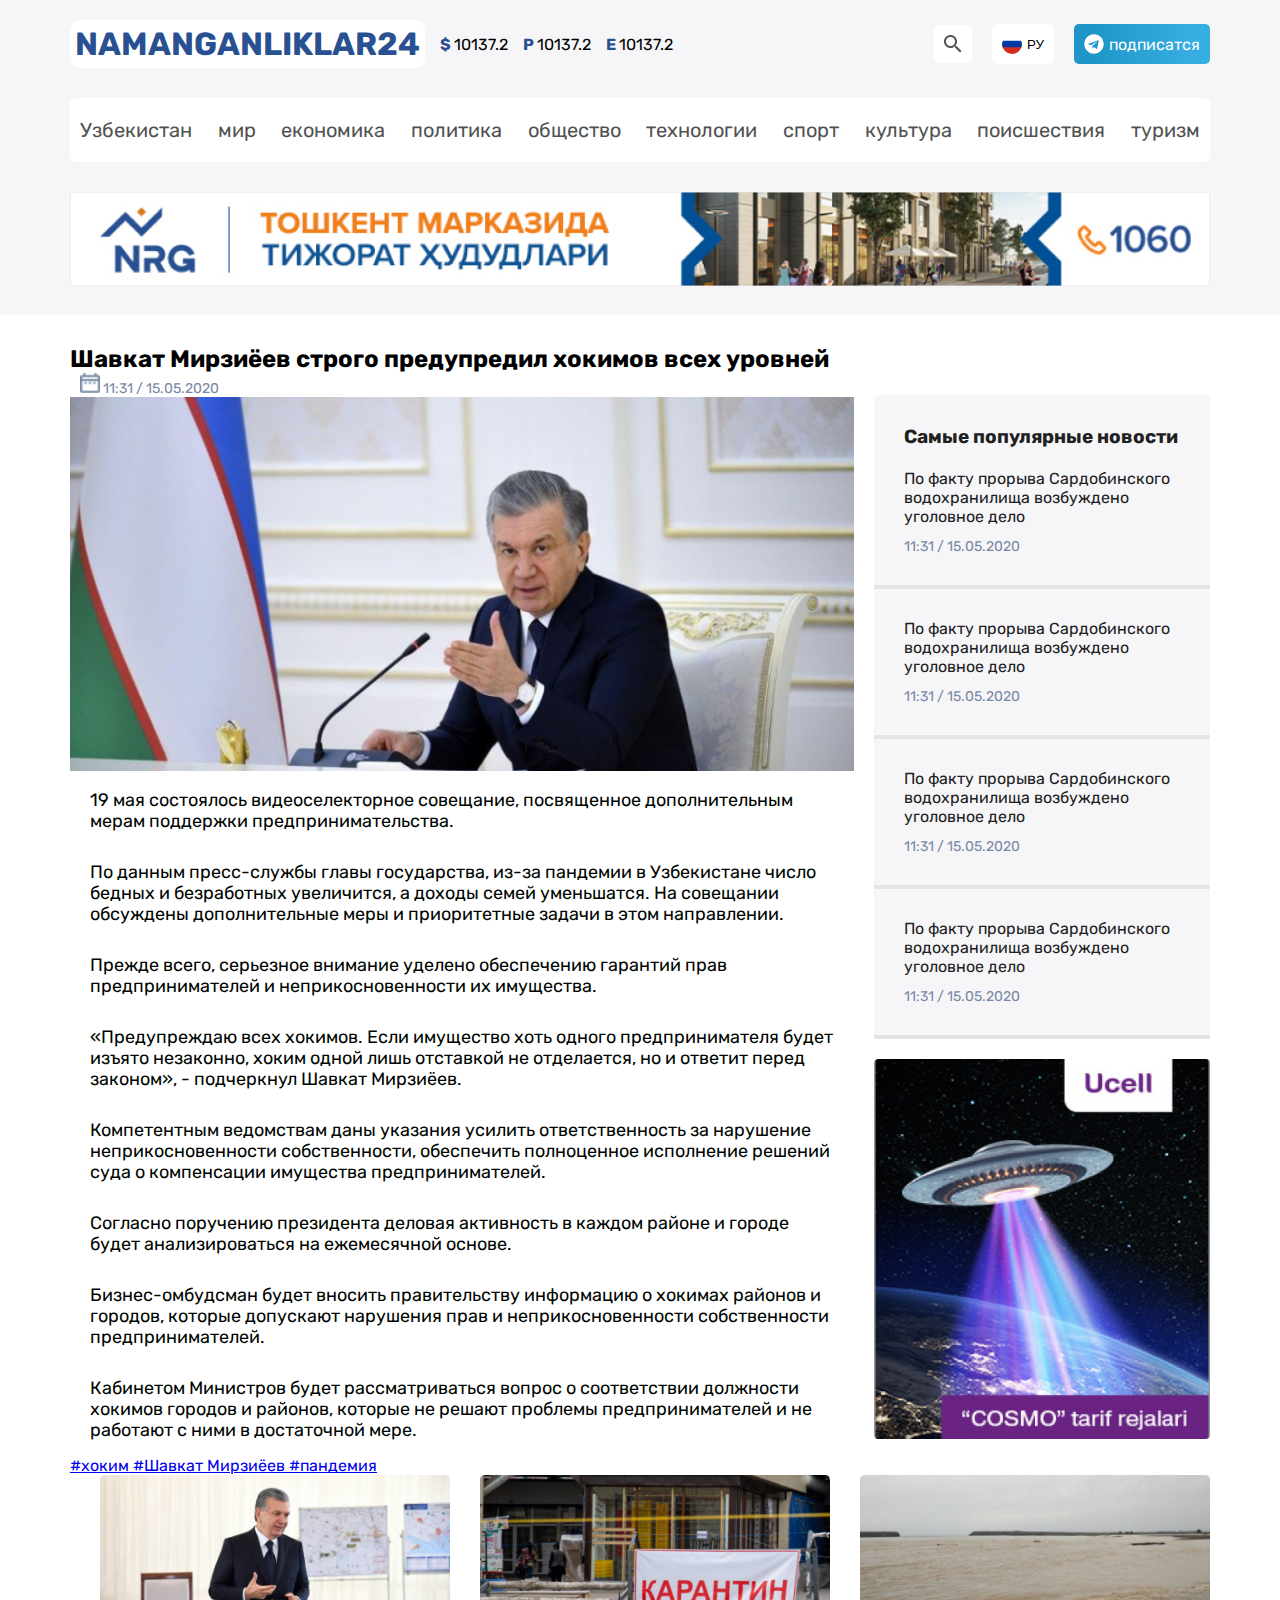
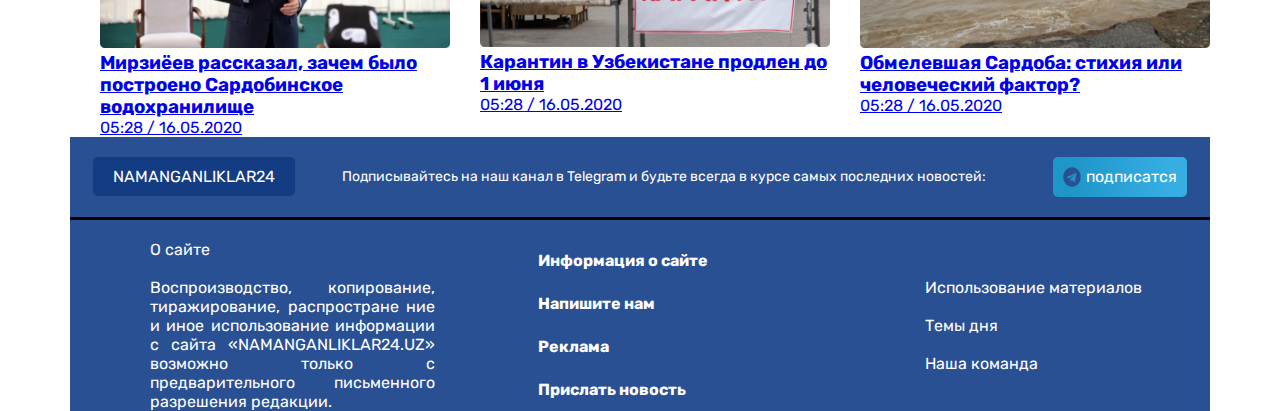
<file: seaction3/index.html>
<!DOCTYPE html>
<html lang="en">

<head>
    <meta charset="UTF-8">
    <meta http-equiv="X-UA-Compatible" content="IE=edge">
    <meta name="viewport" content="width=device-width, initial-scale=1.0">
    <title>namanganliklar24</title>
    <link rel="preconnect" href="https://fonts.googleapis.com">
    <link rel="preconnect" href="https://fonts.gstatic.com" crossorigin>
    <link
        href="https://fonts.googleapis.com/css2?family=Rubik:ital,wght@0,300;0,400;0,500;0,600;0,700;0,800;0,900;1,300;1,400;1,500;1,600;1,700;1,800;1,900&display=swap"
        rel="stylesheet">
    <link rel="stylesheet" href="./style.css">
</head>

<body>
    <header class="header">
        <div class="container">
            <a href="#" class="header-brand">
                <h1 class="header-title">
                    namanganliklar24
                </h1>
            </a>
            <ul class="currency-list">
                <li class="currency-item">
                    <strong class="currency-symbol">
                        $
                    </strong>
                    <p class="currency-value">
                        10137.2
                    </p>
                </li>
                <li class="currency-item">
                    <strong class="currency-symbol">
                        P
                    </strong>
                    <p class="currency-value">
                        10137.2
                    </p>
                </li>
                <li class="currency-item">
                    <strong class="currency-symbol">
                        E
                    </strong>
                    <p class="currency-value">
                        10137.2
                    </p>
                </li>
            </ul>
            <button class="header-search">
                <img src="./img/magnifier.png" alt="search">
            </button>
            <button class="header-language">
                <img src="./img/Group (1).svg" alt="flag" class="header-language-flag">
                <p>РУ</p>
            </button>
            <a href="https://t.me/AZER1001AZER" class="header-social-link">
                <img src="./img/telegram-icon.svg" alt="telegram" class="header-social-icon">
                <p class="header-social-text">
                    подписатся
                </p>
            </a>
        </div>

        <div class="navbar">
            <div class="container">
                <ul class="nav-list">
                    <li class="nav-item">
                        <a class="nav-link" href="#">Узбекистан</a>
                    </li>
                    <li class="nav-item">
                        <a class="nav-link" href="#">мир</a>
                    </li>
                    <li class="nav-item">
                        <a class="nav-link" href="#">економика</a>
                    </li>
                    <li class="nav-item">
                        <a class="nav-link" href="#">политика</a>
                    </li>
                    <li class="nav-item">
                        <a class="nav-link" href="#">общество</a>
                    </li>
                    <li class="nav-item">
                        <a class="nav-link" href="#">технологии</a>
                    </li>
                    <li class="nav-item">
                        <a class="nav-link" href="#">спорт</a>
                    </li>
                    <li class="nav-item">
                        <a class="nav-link" href="#">культура</a>
                    </li>
                    <li class="nav-item">
                        <a class="nav-link" href="#">поисшествия</a>
                    </li>
                    <li class="nav-item">
                        <a class="nav-link" href="#">туризм</a>
                    </li>
                </ul>
            </div>
        </div>

        <div class="imge-list">
            <div class="container">
                <a href="#">
                    <img class="image" src="./img/ads.jpg" alt="ads">
                </a>
            </div>
        </div>
        <div class="container">
            <div class="big-main">
                <div class="news">
                    <ol class="news-list">
                        <li class="news-item">
                            <h2 class="news-text">
                                Шавкат Мирзиёев строго предупредил хокимов всех уровней
                            </h2>
                            <time class="main-time">
                                <img class="main-vector-img" src="./img/Vector (1).png" alt="Vector">
                                11:31 / 15.05.2020
                            </time>
                            <img class="img-president" src="./img/Rectangle 52.png" alt="president">
                        </li>
                        <li class="newws-text">
                            19 мая состоялось видеоселекторное совещание, посвященное дополнительным мерам поддержки
                            предпринимательства.
                        </li>
                        <li class="newws-text">
                            По данным пресс-службы главы государства, из-за пандемии в Узбекистане число бедных и
                            безработных увеличится, а доходы семей уменьшатся. На совещании обсуждены дополнительные
                            меры и приоритетные задачи в этом направлении.
                        </li>
                        <li class="newws-text">
                            Прежде всего, серьезное внимание уделено обеспечению гарантий прав предпринимателей и
                            неприкосновенности их имущества.
                        </li>
                        <li class="newws-text">
                            «Предупреждаю всех хокимов. Если имущество хоть одного предпринимателя будет изъято
                            незаконно, хоким одной лишь отставкой не отделается, но и ответит перед законом», -
                            подчеркнул Шавкат Мирзиёев.
                        </li>
                        <li class="newws-text">
                            Компетентным ведомствам даны указания усилить ответственность за нарушение
                            неприкосновенности собственности, обеспечить полноценное исполнение решений суда о
                            компенсации имущества предпринимателей.
                        </li>
                        <li class="newws-text">
                            Согласно поручению президента деловая активность в каждом районе и городе будет
                            анализироваться на ежемесячной основе.
                        </li>
                        <li class="newws-text">
                            Бизнес-омбудсман будет вносить правительству информацию о хокимах районов и городов, которые
                            допускают нарушения прав и неприкосновенности собственности предпринимателей.
                        </li>
                        <li class="newws-text">
                            Кабинетом Министров будет рассматриваться вопрос о соответствии должности хокимов городов и
                            районов, которые не решают проблемы предпринимателей и не работают с ними в достаточной
                            мере.
                        </li>
                    </ol>
                </div>

                <div class="main-right">
                    <ol class="main-right-list">
                        <li class="main-right-item">
                            <h3 class="main-right-text">
                                Cамые популярные новости
                            </h3>
                            <p class="main-right-titel">
                                По факту прорыва Сардобинского водохранилища возбуждено уголовное дело
                            </p>
                            <time class="main-right-data">
                                11:31 / 15.05.2020
                            </time>
                        </li>
                        <li class="main-right-item">
                            <p class="main-right-titel">
                                По факту прорыва Сардобинского водохранилища возбуждено уголовное дело
                            </p>
                            <time class="main-right-data">
                                11:31 / 15.05.2020
                            </time>
                        </li>
                        <li class="main-right-item">
                            <p class="main-right-titel">
                                По факту прорыва Сардобинского водохранилища возбуждено уголовное дело
                            </p>
                            <time class="main-right-data">
                                11:31 / 15.05.2020
                            </time>
                        </li>
                        <li class="main-right-item">
                            <p class="main-right-titel">
                                По факту прорыва Сардобинского водохранилища возбуждено уголовное дело
                            </p>
                            <time class="main-right-data">
                                11:31 / 15.05.2020
                            </time>
                        </li>
                    </ol>
                    <img class="main-ucell" src="./img/ucell.jpg" alt="ucell">
                </div>
            </div>
        </div>
        </div>
        <section>
            <div class="container">
                <a href="#">
                    #хоким #Шавкат Мирзиёев #пандемия
                </a>
            </div>
        </section>

        <section>
            <div class="container">
                <ol class="newssss-list">
                    <li class="newsss-item">
                        <a class="news-link" href="#">
                            <img class="news-image" src="./img/president.jpg" alt="president">
                            <h3 class="news-title">Мирзиёев рассказал, зачем было построено Сардобинское водохранилище
                            </h3>
                            <time class="news-date">05:28 / 16.05.2020</time>
                        </a>
                    </li>
                    <li class="newsss-item">
                        <a class="news-link" href="#">
                            <img class="news-image" src="./img/carantin-stop.jpg" alt="carantin-stop">
                            <h3 class="news-title">Карантин в Узбекистане продлен до 1 июня</h3>
                            <time class="news-date">05:28 / 16.05.2020</time>
                        </a>
                    </li>
                    <li class="newsss-item">
                        <a class="news-link" href="#">
                            <img class="news-image" src="./img/sea.jpg" alt="sea">
                            <h3 class="news-title">Обмелевшая Сардоба: стихия или человеческий фактор?</h3>
                            <time class="news-date">05:28 / 16.05.2020</time>
                        </a>
                    </li>
                </ol>
            </div>
        </section>
        <div class="container">


            <div class="container">
                <div class="footer">
                    <div class="footer-footer">
                        <a class="footer-link" href="#">NAMANGANLIKLAR24</a>
                        <p class="footer-link2">Подписывайтесь на наш канал в Telegram и будьте всегда в курсе самых
                            последних новостей:</p>
                        <a href="https://t.me/AZER1001AZER" class="header-social-link">
                            <img src="./img/Vector (2).png" alt="telegram" class="header-social-icon">
                            <p class="header-social-text">
                                подписатся
                            </p>
                        </a>
                    </div>
                    <div class="footer-main">
                        <ul class="footer-main-list">
                            <li class="footer-main-item">
                                <a class="footer-main-link" href="#">
                                    О сайте <br> <br> Воспроизводство, копирование, тиражирование, распростране ние и
                                    иное использование информации с сайта «NAMANGANLIKLAR24.UZ» возможно только с
                                    предварительного письменного разрешения редакции.
                                </a>
                            </li>
                            <li class="footer-main-item , menu-we">
                                <a class="footer-main-link" href="../seaction2/index.html">
                                    <h4>Информация о сайте</h4>
                                </a>
                                <a class="footer-main-link" href="../seaction4/index.html">
                                    <h4>Напишите нам</h4>
                                </a>
                                <a class="footer-main-link" href="../seaction1/index.html">
                                    <h4>Реклама</h4>
                                </a>
                                <a class="footer-main-link" href="../seaction3/index.html">
                                    <h4>Прислать новость</h4>
                                </a>
                            </li>
                            <li class="footer-main-item">
                                <a class="footer-main-link" href="#">
                                    Использование материалов <br> <br> Темы дня <br> <br> Наша команда
                                </a>
                            </li>
                        </ul>
                    </div>
                </div>
            </div>
</body>

</html>
</file>
<file: style.css>
* {
    margin: 0;
    padding: 0;
    box-sizing: border-box;
}

ul {
    list-style: none;
}

img {
    width: 100%;
    height: 0 auto;
}

.container {
    width: 1140px;
    margin: 0 auto;
}

body {
    font-family: "Rubik", sans-serif;
}

.header {
    background: #f6f6f9;
    padding: 20px 0;
    height: 300px;
}

.header .container {
    display: flex;
    align-items: center;
}

.header-brand {
    text-decoration: none;
    color: #295091;
    text-transform: uppercase;
    background-color: #ffffff;
    padding: 5px;
    border-radius: 10px;
    margin-right: 15px;
}

.currency-list {
    display: flex;
    margin-right: auto;
}

.currency-item {
    display: flex;
    margin-right: 15px;
}

.currency-item strong {
    color: #295091;
    margin-right: 3px;
}

.currency-item p {
    color: rgba(82, 82, 82, );
}

.header-search,
.header-language,
.header-social-link {
    display: flex;
    justify-content: center;
    align-items: center;
    padding: 10px;
    background-color: #fff;
    border: none;
    border-radius: 5px;
    margin-left: 20px;
    cursor: pointer;
}

.header-language-flag {
    border-radius: 50%;
    margin-right: 5px;
}

.header-social-link {
    background: linear-gradient(90deg, #1E96C8 15.07%, #37AEE2 85.96%);
    border-radius: 5px;
    text-decoration: none;
    color: #fff;
}

.header-social-icon {
    margin-right: 5px;
}

.navbar {
    background: #f6f6f9;
    padding-top: 30px;

}

.nav-list {
    display: flex;
    justify-content: space-between;
    padding: 20px 0;
    border-radius: 5px;
    background-color: #ffffff;
    width: 1140px;
}

.nav-item {
    padding: 0 10px;
}

.nav-link {
    text-decoration: none;
    color: #515151;
    font-size: 20px;
}

.imge-list {
    padding: 30px 0px;
    background-color: #f6f6f9;
    padding-bottom: 25px;
}


.sign-up-titel {
    padding: 20px 0;
}

.form {
    width: 60%;
}

.form-action {
    width: 500px;
    height: 50px;
    font-size: 18px;
    font-family: sans-serif;
}

.form-action-textare {
    font-size: 18px;
    font-family: sans-serif;
}

.form-action-send {
    width: 200px;
    height: 50px;
    font-size: 18px;
    font-family: sans-serif;
}

.action-send-cod {
    padding-left: 300px;
    margin-top: -40px;
}

.form-submit {
    padding: 15px 55px;
    margin: 30px 0;
    background: #295093;
    border: 2px solid rgba(40, 81, 147, 0.54);
    box-sizing: border-box;
    border-radius: 5px;
    cursor: pointer;
    color: #fff;
    font-size: 18px;
    font-family: sans-serif;
}

.subscribe-icon {
    width: 30px;
    height: auto;
    background-repeat: no-repeat;
}

.social-link {
    width: 10px;
    background: linear-gradient(90deg, #1E96C8 15.07%, #37AEE2 85.96%);
    border-radius: 5px;
    text-decoration: none;
    color: #fff;
    display: flex;
    justify-content: center;
    align-items: center;
    padding: 5px 70px;

}

.social-icon {
    width: 20px;
}

.applications {
    display: flex;
}

.applications-img {
    width: 120px;
    height: 40px;
}

.Sign-up {
    display: flex;
    padding-top: 30px;
}

.aaa {
    width: 700px;
}

.subscribe {
    display: flex;
    padding: 20px 20px;
    background: rgba(41, 80, 145, 0.16);
    box-shadow: 0px 8px 9px rgba(57, 57, 57, 0.25);
    border-radius: 5px;
    height: 300px;
}

.subscribe-left {
    padding: 40px 30px;

}

.subscribe-titel {
    padding-top: 30px;
}

.subscribe-link-icon {
    padding: 20px 0;
}


.applications-icon {
    padding-top: 20px;
}

.we {
    color: #133C82;
    padding: 20px;
}






.footer {
    background-color: #295093;
    padding-top: 20px;
    width: 1140px;
}

.footer-footer {
    display: flex;
    justify-content: space-around;
    align-items: center;
    border-bottom: 3px solid;
    padding-bottom: 20px;
}

.footer-link {
    background: #133C82;
    border-radius: 5px;
    font-size: 16px;
    line-height: 19px;
    color: #FFFFFF;
    padding: 10px 20px;
    text-decoration: none;
    height: auto;
}

.footer-main-list{
    display: flex;
    justify-content: space-between;
}

.footer-main-item{
    display: flex;
    flex-direction: column;
}

.footer-main-link {
    text-decoration: none;
    text-align: justify;
    color: #FFFFFF;
    padding-left: 80px;

}

.footer-link2 {
    font-size: 14px;
    line-height: 17px;
    color: #FFFFFF;
}

.footer-main-item {
    width: 365px;
    display: flex;
    justify-content: space-around;
    padding-top: 20px;
}
</file>
<file: seaction1/style.css>
* {
    margin: 0;
    padding: 0;
    box-sizing: border-box;
}

ul,ol {
    list-style: none;
}

img {
    width: 100%;
    height: 0 auto;
}

.container {
    width: 1140px;
    margin: 0 auto;
}

body {
    font-family: "Rubik", sans-serif;
}

.header {
    background: #f6f6f9;
    padding: 20px 0;
    height: 300px;
}

.header .container {
    display: flex;
    align-items: center;
}

.header-brand {
    text-decoration: none;
    color: #295091;
    text-transform: uppercase;
    background-color: #ffffff;
    padding: 5px;
    border-radius: 10px;
    margin-right: 15px;
}

.currency-list {
    display: flex;
    margin-right: auto;
}

.currency-item {
    display: flex;
    margin-right: 15px;
}

.currency-item strong {
    color: #295091;
    margin-right: 3px;
}

.currency-item p {
    color: rgba(82, 82, 82, );
}

.header-search,
.header-language,
.header-social-link {
    display: flex;
    justify-content: center;
    align-items: center;
    padding: 10px;
    background-color: #fff;
    border: none;
    border-radius: 5px;
    margin-left: 20px;
    cursor: pointer;
}

.header-language-flag {
    border-radius: 50%;
    margin-right: 5px;
}

.header-social-link {
    background: linear-gradient(90deg, #1E96C8 15.07%, #37AEE2 85.96%);
    border-radius: 5px;
    text-decoration: none;
    color: #fff;
}

.header-social-icon {
    margin-right: 5px;
}

.navbar {
    background: #f6f6f9;
    padding-top: 30px;

}

.nav-list {
    display: flex;
    justify-content: space-between;
    padding: 20px 0;
    border-radius: 5px;
    background-color: #ffffff;
    width: 1140px;
}

.nav-item {
    padding: 0 10px;
}

.nav-link {
    text-decoration: none;
    color: #515151;
    font-size: 20px;
}

.imge-list {
    padding: 30px 0px;
    background-color: #f6f6f9;
    padding-bottom: 25px;
}

.news {
    padding-top: 28px;
    text-decoration: none;
}

.news-list {
    display: flex;
    flex-wrap: wrap;
    justify-content: space-between;
    align-items: flex-start;
}

.news-item {
    width: 32%;
    margin-bottom: 28px;
}

.news-image {
    border-radius: 5px;
}

.news-link {
    text-decoration: none;
    color: #202020;
    display: block;
}

.news-date {
    color: #6B6D97;
}


.viewnews {
    padding-top: 600px;
    display: flex;
    padding-bottom: 30px;
}

.view-list {
    display: flex;
    justify-content: center;
    background: rgba(239, 186, 84, 0.18);
    border-radius: 5px;
    padding: 20px 0px;
    text-align: center;
    padding-right: 70px;
}

.view-link {
    text-decoration: none;
    position: absolute;
    width: 264px;
    height: 42px;
    background: linear-gradient(90deg, #FE5C28 0%, rgba(255, 139, 54, 0.9) 88.43%);
    border-radius: 5px;
    padding: 10px 0px;
    color: #ffffff;
}

.view-titel {
    text-align: center;
    padding: 10px 50px;
}


.newss-titel {
    padding: 15px 0;
}

.main-news {
    width: 70%;
}

.main-list {
    display: flex;
    flex-wrap: wrap;
}

.main-item {
    display: flex;
    padding: 10px 0;
}

.main-img {
    width: 300px;
}


.main-link {
    display: flex;
    text-decoration: none;
    font-family: sans-serif;
}

.main-vector-img {
    width: 20px;
    height: 20px;
}

.mainnn-link {
    width: 211px;
    height: 42px;
    background: #295093;
    border-radius: 5px;
    padding: 8px 30px;
    font-size: 17px;
    line-height: 20px;
    color: #FFFFFF;
    text-decoration: none;
}

.main-bottom {
    padding: 40px 250px;
}

.main-titel {
    color: #202020;
    font-size: 17px;
    padding: 0 10px;
}

.main-text {
    color: #434343;
    font-size: 15px;
    padding: 10px 10px;
}

.main-time {
    color: #7688A4;
    ;
    font-size: 14px;
    padding: 0 10px;
}


.main-right-list {
    background: #F6F6F9;
    border-radius: 5px;
}

.main-right {
    width: 30%;
}

.main-right-item {
    text-align: unset;
    padding: 30px;
    border-bottom: 1px solid;
    border-width: 4px;
    border-color: #E4E4E4;
}

.big-main {
    display: flex;
}

.main-right-data {
    font-size: 14px;
    line-height: 17px;
    color: #7688A4;
}

.main-right-titel {
    padding-bottom: 10px;
    color: #202020;
}

.main-right-text {
    padding-bottom: 20px;
    color: #202020;
    font-size: 19px;
    line-height: 24px;
}

.main-ucell {
    height: 400px;
    padding-top: 20px;
}

.main-footer {
    display: flex;
    justify-content: center;
    align-items: center;
    width: 1200px;
    background: #F6F6F9;
    border-radius: 5px;
    padding: 30px 0;
}

.main-footer-text {
    font-size: 24px;
    line-height: 28px;
    color: #295093;
    text-align: justify;
}

.mainnnn-footer {
    display: flex;
}

.main-footer-img {
    width: 236px;
    height: 177px;
}

.playmarket {
    Width: 150px;
    height: 70px;
    padding: 10px 10px;
}

.footer {
    background-color: #295093;
    padding-top: 20px;
}

.footer-footer {
    display: flex;
    justify-content: space-around;
    align-items: center;
    border-bottom: 3px solid;
    padding-bottom: 20px;
}

.footer-link {
    background: #133C82;
    border-radius: 5px;
    font-size: 16px;
    line-height: 19px;
    color: #FFFFFF;
    padding: 10px 20px;
    text-decoration: none;
    height: auto;
}

.footer-main-list {
    display: flex;
    justify-content: space-between;
    

}

.footer-main-item{
    display: flex;
    flex-direction: column;
}



.footer-main-link {
    text-decoration: none;
    text-align: justify;
    color: #FFFFFF;
    padding-left: 80px;
}

.footer-link2 {
    font-size: 14px;
    line-height: 17px;
    color: #FFFFFF;
}

.footer-main-item {
    width: 365px;
    display: flex;
    justify-content: space-around;
    padding-top: 20px;
}
</file>
<file: seaction2/style.css>
*{
    margin: 0;
    padding: 0;
    box-sizing: border-box;
}

ul,ol{
    list-style: none;
}

img{
    width: 100%;
    height: 0 auto;
}

.container{
    width: 1140px;
    margin: 0 auto;
}

body{
    font-family: "Rubik",sans-serif;
}

.header{
    background: #f6f6f9;
    padding: 20px 0;
    height: 300px;
}

.header .container{
    display: flex;
    align-items: center;
}

.header-brand{
    text-decoration: none;
    color: #295091;
    text-transform: uppercase;
    background-color: #ffffff;
    padding: 5px;
    border-radius: 10px;
    margin-right: 15px;
}

.currency-list{
    display: flex;
    margin-right: auto;
}

.currency-item{
    display: flex;
    margin-right: 15px;
}
.currency-item strong{
    color: #295091;
    margin-right: 3px;
}

.currency-item p{
    color: rgba(82, 82,82 ,);
}

.header-search,.header-language,.header-social-link{
    display: flex;
    justify-content: center;
    align-items: center;
    padding: 10px;
    background-color: #fff;
    border: none;
    border-radius: 5px;
    margin-left: 20px;
    cursor: pointer;
}

.header-language-flag{
    border-radius: 50%;
    margin-right: 5px;
}

.header-social-link{
    background: linear-gradient(90deg, #1E96C8 15.07%, #37AEE2 85.96%);
    border-radius: 5px;
    text-decoration: none;
    color: #fff;
}

.header-social-icon{
    margin-right: 5px;
}
.navbar{
    background: #f6f6f9;
    padding-top: 30px;

}
.nav-list{
    display: flex;
    justify-content: space-between;
    padding: 20px 0;
    border-radius: 5px;
    background-color: #ffffff;
    width: 1140px;
}

.nav-item{
    padding: 0 10px;
}

.nav-link{
    text-decoration: none;
    color: #515151;
    font-size: 20px;
}

.imge-list{
    padding:30px 0px;
    background-color: #f6f6f9;
    padding-bottom: 25px;
}


.viewnews{
    padding-top: 20px;
    display: flex;
    padding-bottom: 30px;
}



.newss-titel{
    padding: 15px 0;
}
.main-news{
    width: 70%;
}

.main-list{
    display: flex;
    flex-wrap: wrap;
}


.main-item{
    display: flex;
    padding: 10px 0;
}

.main-item:hover{
    background-color: rgba(0,0,0,0.1);
}

.main-img{
    width: 300px;
}


.main-link{
    display: flex;
    text-decoration: none;
    font-family: sans-serif;
}

.main-vector-img{
    width: 20px;
    height: 20px;
}

.mainnn-link{
    width: 211px;
    height: 42px;
    background: #295093;
    border-radius: 5px;
    padding: 8px 30px;
    font-size: 17px;
    line-height: 20px;
    color: #FFFFFF;
    text-decoration: none;
    transition: 0.3s;
}

.main-bottom{
    padding: 40px 250px;
}

.mainnn-link:hover{
    box-shadow: 3px 7px 10px dimgray;
}

.main-titel{
    color: #202020;
    font-size: 17px;
    padding: 0 10px;
}

.main-text{
    color: #434343;
    font-size: 15px;
    padding: 10px 10px;
}

.main-time{
    color:  #7688A4;;
    font-size: 14px;
    padding: 0 10px;
}


.main-right-list{
    background: #F6F6F9;
    border-radius: 5px;
}
.main-right{
    width: 30%;
}

.main-right-item{
    text-align:unset;
    padding: 30px;
    border-bottom: 1px solid;
    border-width: 4px;
    border-color: #E4E4E4;;
}

.big-main{
    display: flex;
}

.main-right-data{
    font-size: 14px;
    line-height: 17px;
    color: #7688A4;
}

.main-right-titel{
    padding-bottom: 10px;
    color: #202020;
}

.main-right-text{
    padding-bottom: 20px;
    color: #202020;
    font-size: 19px;
    line-height: 24px;
}

.main-ucell{
    height: 400px;
    padding-top: 20px;
}


.footer{
    background-color:  #295093;
    padding-top: 20px;
}
.footer-footer{
    display: flex;
    justify-content:space-around;
    align-items: center;
    border-bottom: 3px solid;
    padding-bottom: 20px;
}

.footer-link{
    background: #133C82;
    border-radius: 5px;
    font-size: 16px;
    line-height: 19px;
    color: #FFFFFF;
    padding: 10px 20px;
    text-decoration: none;
    height: auto;
}

.footer-main-list{
    display: flex;
    justify-content: space-between;
}

.footer-main-item{
    display: flex;
    flex-direction: column;
}

.footer-main-link{
    text-decoration: none;
    text-align:justify;
    color: #FFFFFF;
    padding-left: 80px;

}

.footer-link2{
    font-size: 14px;
    line-height: 17px;
    color: #FFFFFF;
}

.footer-main-item{
    width: 365px;
    display: flex;
    justify-content: space-around;
    padding-top: 20px;
}
</file>
<file: seaction3/style.css>
*{
    margin: 0;
    padding: 0;
    box-sizing: border-box;
}

ul,ol{
    list-style: none;
}

img{
    width: 100%;
    height: 0 auto;
}

.container{
    width: 1140px;
    margin: 0 auto;
}

body{
    font-family: "Rubik",sans-serif;
}

.header{
    background: #f6f6f9;
    padding: 20px 0;
    height: 300px;
}

.header .container{
    display: flex;
    align-items: center;
}

.header-brand{
    text-decoration: none;
    color: #295091;
    text-transform: uppercase;
    background-color: #ffffff;
    padding: 5px;
    border-radius: 10px;
    margin-right: 15px;
}

.currency-list{
    display: flex;
    margin-right: auto;
}

.currency-item{
    display: flex;
    margin-right: 15px;
}
.currency-item strong{
    color: #295091;
    margin-right: 3px;
}

.currency-item p{
    color: rgba(82, 82,82 ,);
}

.header-search,.header-language,.header-social-link{
    display: flex;
    justify-content: center;
    align-items: center;
    padding: 10px;
    background-color: #fff;
    border: none;
    border-radius: 5px;
    margin-left: 20px;
    cursor: pointer;
}

.header-language-flag{
    border-radius: 50%;
    margin-right: 5px;
}

.header-social-link{
    background: linear-gradient(90deg, #1E96C8 15.07%, #37AEE2 85.96%);
    border-radius: 5px;
    text-decoration: none;
    color: #fff;
}

.header-social-icon{
    margin-right: 5px;
}
.navbar{
    background: #f6f6f9;
    padding-top: 30px;

}
.nav-list{
    display: flex;
    justify-content: space-between;
    padding: 20px 0;
    border-radius: 5px;
    background-color: #ffffff;
    width: 1140px;
}

.nav-item{
    padding: 0 10px;
}

.nav-link{
    text-decoration: none;
    color: #515151;
    font-size: 20px;
}

.imge-list{
    padding:30px 0px;
    background-color: #f6f6f9;
    padding-bottom: 25px;
}

.news{
    width: 70%;
    margin-right: 20px;
}

.main-time{
    color:  #7688A4;;
    font-size: 14px;
    padding: 0 10px;
}


.main-vector-img{
    width: 20px;
    height: 20px;
}

.main-right-list{
    background: #F6F6F9;
    border-radius: 5px;
}
.main-right{
    width: 30%;
}

.main-right-item{
    text-align:unset;
    padding: 30px;
    border-bottom: 1px solid;
    border-width: 4px;
    border-color: #E4E4E4;;
}

.big-main{
    display: flex;
    padding-top: 30px;
}

.main-right-data{
    font-size: 14px;
    line-height: 17px;
    color: #7688A4;
}


.main-right-titel{
    padding-bottom: 10px;
    color: #202020;
}

.main-right-text{
    padding-bottom: 20px;
    color: #202020;
    font-size: 19px;
    line-height: 24px;
}

.newws-text{
    font-size: 18px;
    line-height: 21px;
    color: #000500;
    padding: 15px 20px;
}

.main-ucell{
    height: 400px;
    padding-top: 20px;
}

.main-right{
    padding-top: 50px;
}

.newssss-list{
    display: flex;
}

.newsss-item{
    width: 350px;
    margin-left: 30px;
}

.news-image{
    width: 350px;
}

.footer{
    background-color:  #295093;
    padding-top: 20px;
    width: 1140px;
}
.footer-footer{
    display: flex;
    justify-content:space-around;
    align-items: center;
    border-bottom: 3px solid;
    padding-bottom: 20px;
}

.footer-link{
    background: #133C82;
    border-radius: 5px;
    font-size: 16px;
    line-height: 19px;
    color: #FFFFFF;
    padding: 10px 20px;
    text-decoration: none;
    height: auto;
}

.footer-main-list{
    display: flex;
    justify-content: space-between;
}

.footer-main-item{
    display: flex;
    flex-direction: column;
}
.footer-main-link{
    text-decoration: none;
    text-align:justify;
    color: #FFFFFF;
    padding-left: 80px;

}

.footer-link2{
    font-size: 14px;
    line-height: 17px;
    color: #FFFFFF;
}

.footer-main-item{
    width: 365px;
    display: flex;
    justify-content: space-around;
    padding-top: 20px;
}
</file>
